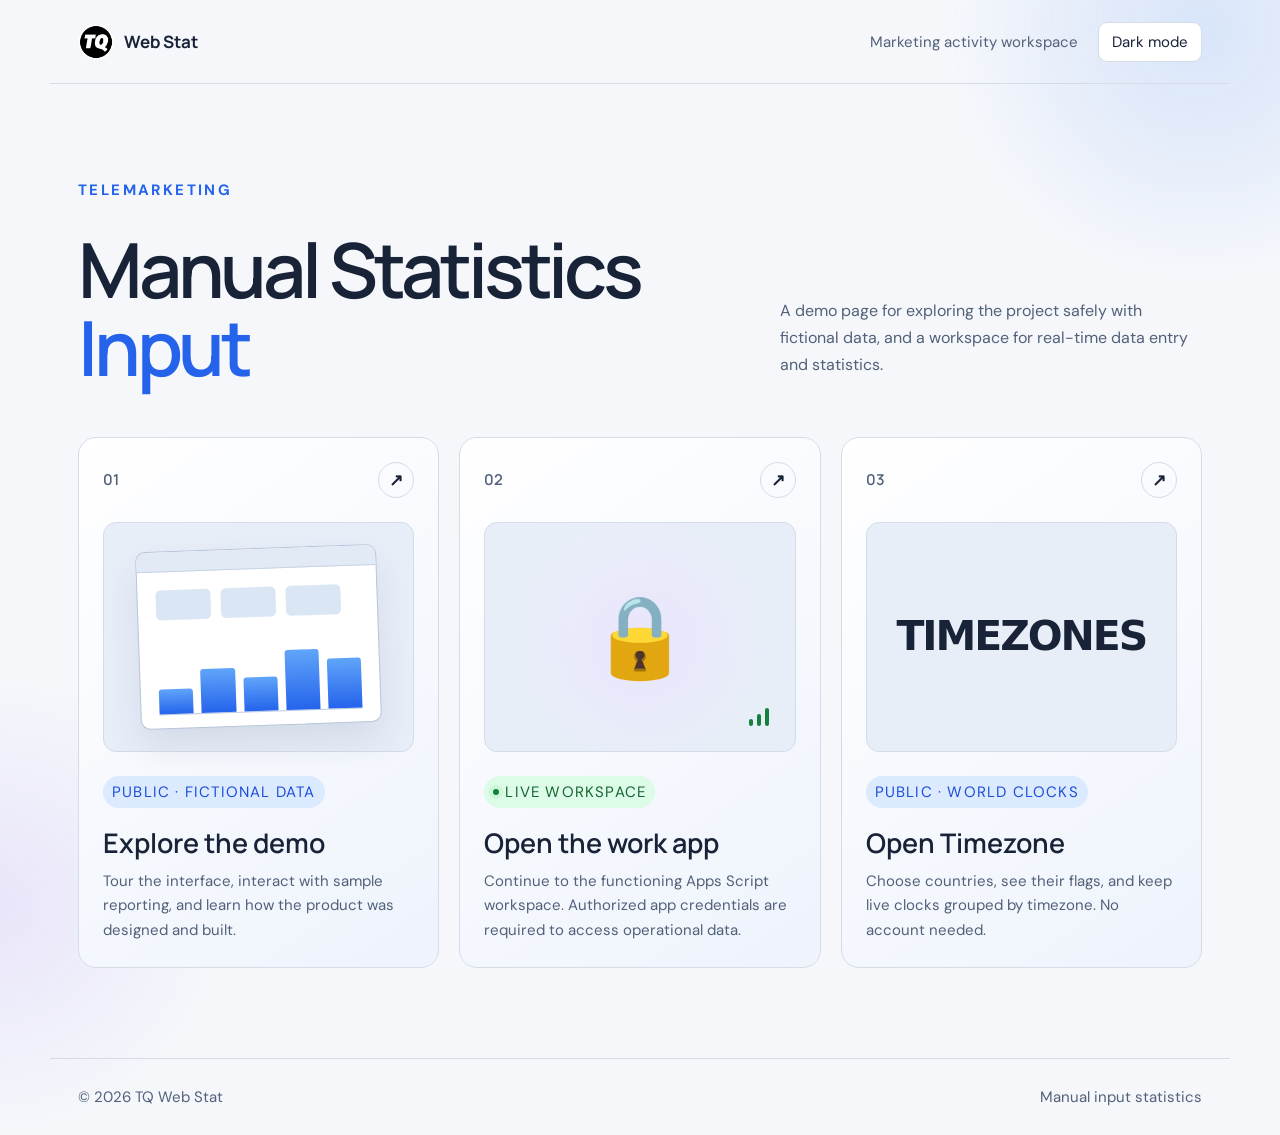
<file: index.html>
<!doctype html><html lang="en"><head><meta charset="utf-8"><meta name="viewport" content="width=device-width,initial-scale=1"><meta name="description" content="Explore the demo, open the work app, or build your world clock with Timezone."><meta name="theme-color" content="#0f1117"><title>TQ Web Stat — Choose your destination</title><link rel="icon" type="image/svg+xml" sizes="any" href="/tq-favicon.svg?v=3"><link rel="apple-touch-icon" href="/tq-favicon.png"><link rel="preconnect" href="https://fonts.googleapis.com"><link rel="preconnect" href="https://fonts.gstatic.com" crossorigin><link href="https://fonts.googleapis.com/css2?family=DM+Sans:wght@400;500;600;700&amp;family=Manrope:wght@500;600;700&amp;display=swap" rel="stylesheet"><script>
(function () {
  let theme;
  try { theme = localStorage.getItem('tq_portal_theme'); } catch {}
  if (theme !== 'light' && theme !== 'dark') theme = matchMedia('(prefers-color-scheme: light)').matches ? 'light' : 'dark';
  document.documentElement.dataset.theme = theme;
  document.querySelector('meta[name="theme-color"]').content = theme === 'light' ? '#f5f7fb' : '#0f1117';
})();
</script><link rel="stylesheet" href="/portal.css"></head>
<body><div class="glow one"></div><div class="glow two"></div><header><a class="brand" href="/"><img class="site-logo" src="/tq-favicon.png" alt="TQ" width="36" height="36"><b>Web Stat</b></a><div class="header-actions"><p>Marketing activity workspace</p><button type="button" id="theme-toggle" class="theme-toggle" aria-label="Toggle light mode" aria-pressed="false">Light mode</button></div></header><main><div class="intro"><p class="eyebrow">Telemarketing</p><h1>Manual Statistics<br><em>Input</em></h1><p>A demo page for exploring the project safely with fictional data, and a workspace for real-time data entry and statistics.</p></div><section class="choices" aria-label="Choose a TQ Web Stat experience">
<a class="choice" href="/demo/"><div class="choice-top"><span>01</span><b aria-hidden="true"></b></div><div class="visual demo-visual" aria-hidden="true"><div class="mini-window"><div class="mini-nav"></div><div class="mini-content"><i></i><i></i><i></i><div class="mini-chart"><b></b><b></b><b></b><b></b><b></b></div></div></div></div><div class="choice-copy"><span class="badge">Public · Fictional data</span><h2>Explore the demo</h2><p>Tour the interface, interact with sample reporting, and learn how the product was designed and built.</p></div></a>
<a class="choice app-choice" href="/app/"><div class="choice-top"><span>02</span><b aria-hidden="true"></b></div><div class="visual app-visual" aria-hidden="true"><div class="lock-emoji">🔒</div><div class="signal"><i></i><i></i><i></i></div></div><div class="choice-copy"><span class="badge live"><i></i> Live workspace</span><h2>Open the work app</h2><p>Continue to the functioning Apps Script workspace. Authorized app credentials are required to access operational data.</p></div></a>
<a class="choice timezone-choice" href="/timezones/"><div class="choice-top"><span>03</span><b aria-hidden="true"></b></div><div class="visual timezone-visual" aria-hidden="true"><strong>TIMEZONES</strong></div><div class="choice-copy"><span class="badge">Public &middot; World clocks</span><h2>Open Timezone</h2><p>Choose countries, see their flags, and keep live clocks grouped by timezone. No account needed.</p></div></a>
</section></main><footer><span>© 2026 TQ Web Stat</span><span>Manual input statistics</span></footer><script>
(function () {
  const button = document.getElementById('theme-toggle');
  function updateButton() {
    const light = document.documentElement.dataset.theme === 'light';
    button.textContent = light ? 'Dark mode' : 'Light mode';
    button.setAttribute('aria-label', light ? 'Switch to dark mode' : 'Switch to light mode');
    button.setAttribute('aria-pressed', String(light));
  }
  button.addEventListener('click', function () {
    const theme = document.documentElement.dataset.theme === 'light' ? 'dark' : 'light';
    document.documentElement.dataset.theme = theme;
    document.querySelector('meta[name="theme-color"]').content = theme === 'light' ? '#f5f7fb' : '#0f1117';
    try { localStorage.setItem('tq_portal_theme', theme); } catch {}
    updateButton();
  });
  updateButton();
})();
</script></body></html>
</file>
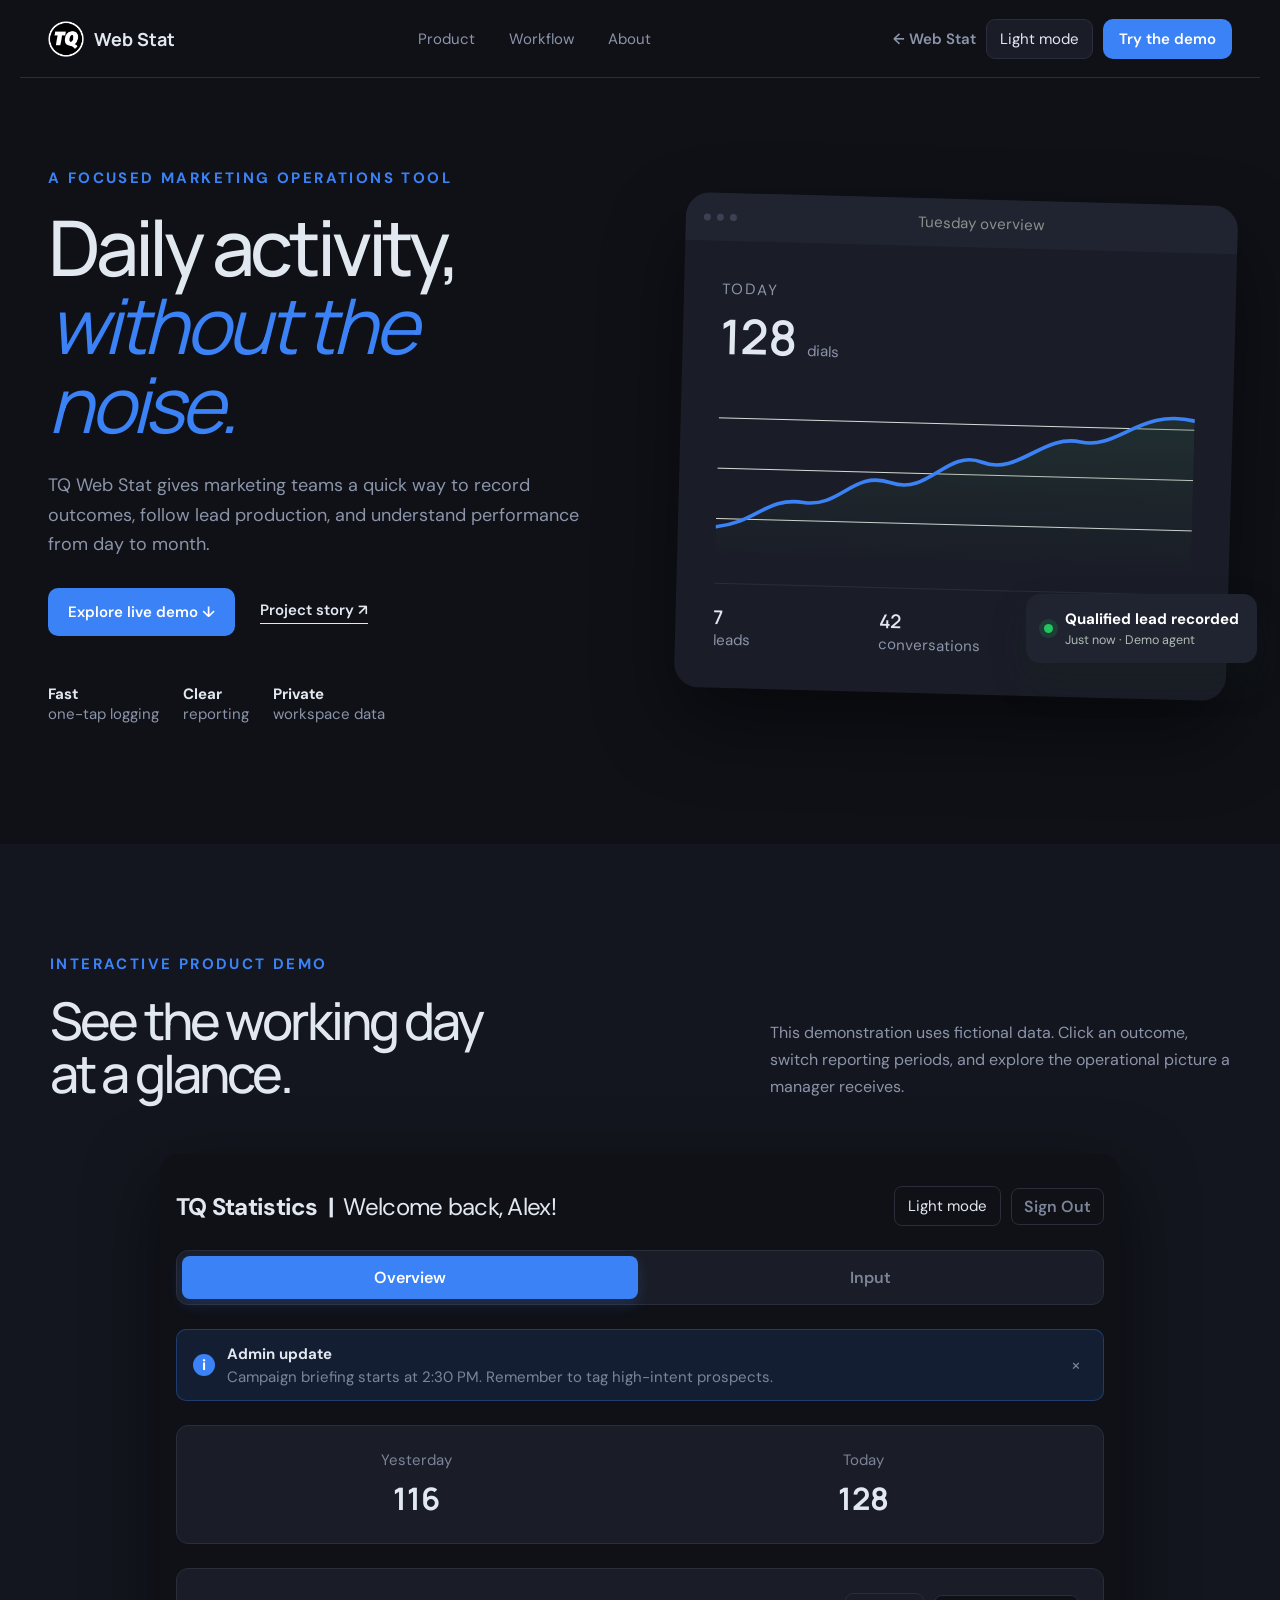
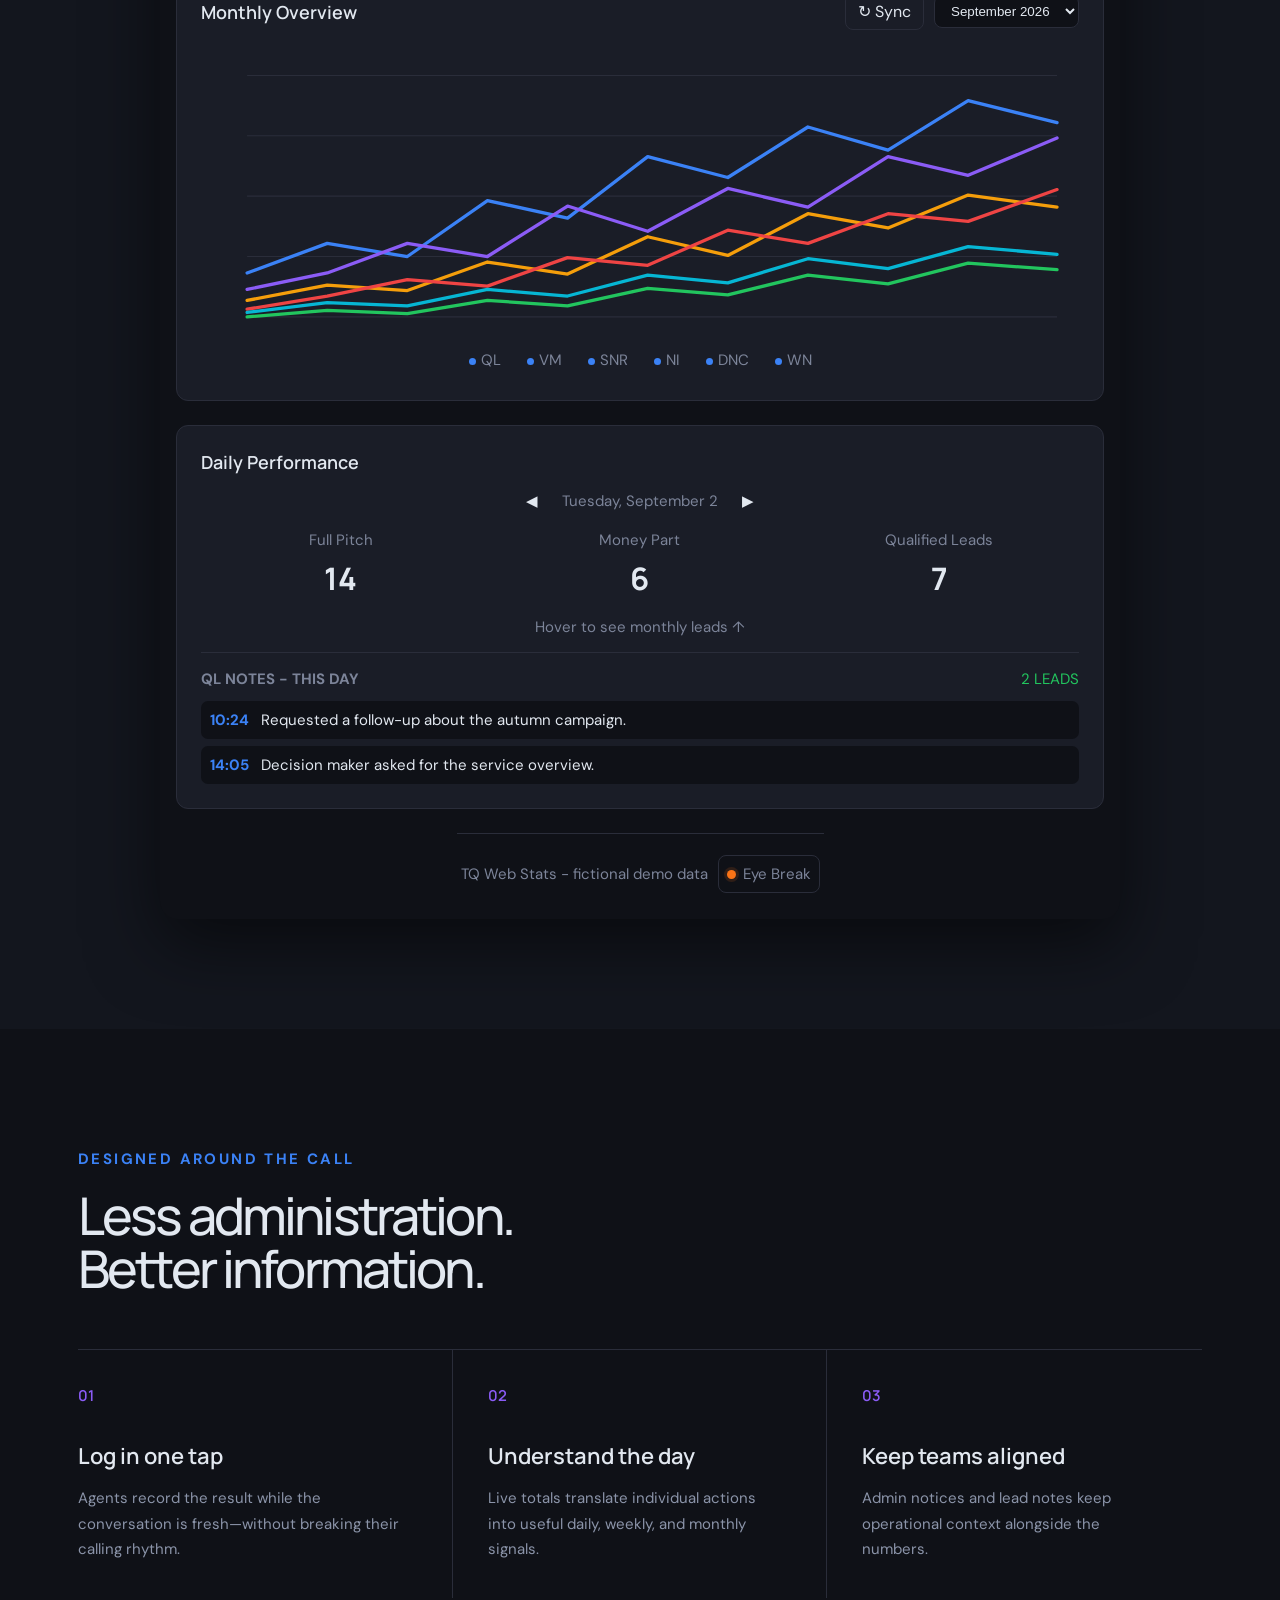
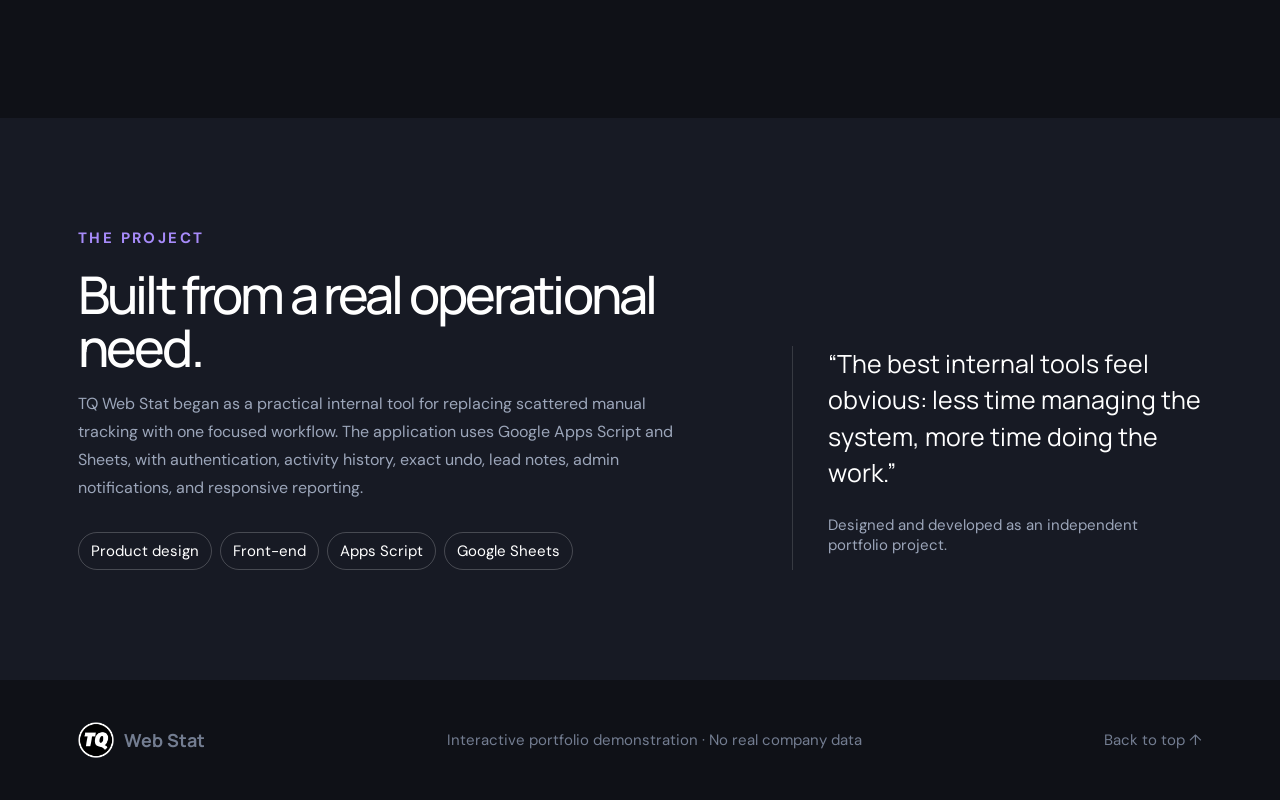
<file: demo/index.html>
<!doctype html>
<html lang="en">
<head>
  <meta charset="utf-8"><meta name="viewport" content="width=device-width,initial-scale=1">
  <meta name="description" content="TQ Web Stat is a lightweight call and lead activity tracker for focused telemarketing teams.">
  <meta name="theme-color" content="#0f1117"><title>TQ Web Stat Demo — Marketing activity, made visible</title>
  <link rel="icon" type="image/svg+xml" sizes="any" href="/tq-favicon.svg?v=3"><link rel="apple-touch-icon" href="/tq-favicon.png"><link rel="stylesheet" href="/demo.css">
</head>
<body>
  <header class="site-header">
    <a class="brand" href="#top"><img class="site-logo" src="/tq-favicon.png" alt="TQ" width="36" height="36"><span>Web Stat</span></a>
    <nav><a href="#product">Product</a><a href="#workflow">Workflow</a><a href="#about">About</a></nav>
    <div class="demo-header-actions"><a class="demo-back" href="/">← Web Stat</a><button class="demo-theme-toggle" id="demo-theme-toggle" type="button" aria-pressed="false">Light mode</button><a class="button small" href="#demo">Try the demo</a></div>
  </header>
  <main id="top">
    <section class="hero" id="product">
      <div class="hero-copy reveal"><p class="eyebrow">A focused marketing operations tool</p><h1>Daily activity,<br><em>without the noise.</em></h1><p class="hero-text">TQ Web Stat gives marketing teams a quick way to record outcomes, follow lead production, and understand performance from day to month.</p><div class="hero-actions"><a class="button" href="#demo">Explore live demo ↓</a><a class="text-link" href="#about">Project story ↗</a></div><div class="trust-line"><span><strong>Fast</strong> one-tap logging</span><span><strong>Clear</strong> reporting</span><span><strong>Private</strong> workspace data</span></div></div>
      <div class="hero-visual reveal"><div class="preview-window"><div class="preview-bar"><i></i><i></i><i></i><span>Tuesday overview</span></div><div class="preview-body"><div class="preview-kicker">Today</div><div class="preview-total">128 <small>dials</small></div><svg class="hero-chart" viewBox="0 0 520 190" role="img" aria-label="Activity increasing through the day"><defs><linearGradient id="area" x1="0" y1="0" x2="0" y2="1"><stop offset="0" stop-color="#315c48" stop-opacity=".28"/><stop offset="1" stop-color="#315c48" stop-opacity="0"/></linearGradient></defs><path class="chart-grid" d="M0 35H520M0 90H520M0 145H520"/><path class="chart-area" d="M0 154 C45 148 54 120 95 125 S148 88 190 101 S250 62 289 76 S355 43 396 51 S460 12 520 25 V190 H0Z"/><path class="chart-line" d="M0 154 C45 148 54 120 95 125 S148 88 190 101 S250 62 289 76 S355 43 396 51 S460 12 520 25"/></svg><div class="preview-summary"><span><b>7</b> leads</span><span><b>42</b> conversations</span><span><b>5.5%</b> conversion</span></div></div></div><div class="floating-card"><span class="pulse"></span><div><b>Qualified lead recorded</b><small>Just now · Demo agent</small></div></div></div>
    </section>

    <section class="demo-section" id="demo">
      <div class="section-heading reveal"><div><p class="eyebrow">Interactive product demo</p><h2>See the working day<br>at a glance.</h2></div><p>This demonstration uses fictional data. Click an outcome, switch reporting periods, and explore the operational picture a manager receives.</p></div>
      <div class="tq-demo-app reveal">
        <header class="tq-app-header">
          <div><strong>TQ Statistics&nbsp; |</strong><span>Welcome back, Alex!</span></div>
          <div><button class="tq-icon-button" type="button" data-app-theme aria-pressed="false">Light mode</button><button class="tq-signout" type="button">Sign Out</button></div>
        </header>
        <nav class="tq-app-nav" aria-label="Demo application pages"><button class="active" type="button" data-demo-page="overview">Overview</button><button type="button" data-demo-page="input">Input</button></nav>
        <div class="tq-notice"><span>i</span><div><strong>Admin update</strong><p>Campaign briefing starts at 2:30 PM. Remember to tag high-intent prospects.</p></div><button type="button" aria-label="Dismiss notification">&times;</button></div>
        <div class="tq-view active" data-demo-view="overview">
          <section class="tq-card tq-totals"><div><small>Yesterday</small><strong>116</strong></div><div><small>Today</small><strong id="demo-total-today">128</strong></div><div><small>This Week</small><strong>684</strong></div><div><small>This Month</small><strong>2,846</strong></div><div><small>QL / Week</small><strong>36</strong></div><div><small>QL / Month</small><strong>154</strong></div></section>
          <section class="tq-card tq-monthly">
            <div class="tq-card-head"><h3>Monthly Overview</h3><div><button type="button" id="demo-sync">&#8635; Sync</button><select aria-label="Select month"><option>September 2026</option><option>August 2026</option></select></div></div>
            <div class="tq-chart" aria-label="Fictional monthly performance line chart"><svg viewBox="0 0 800 270" role="img"><path class="grid" d="M42 25H780M42 80H780M42 135H780M42 190H780M42 245H780"/><polyline data-series="VM" points="42,205 115,178 188,190 261,139 334,155 407,99 480,118 553,72 626,93 699,48 780,68"/><polyline data-series="SNR" points="42,220 115,205 188,178 261,190 334,144 407,167 480,128 553,145 626,99 699,116 780,82"/><polyline data-series="NI" points="42,230 115,216 188,221 261,195 334,206 407,172 480,189 553,151 626,164 699,134 780,145"/><polyline data-series="DNC" points="42,238 115,226 188,211 261,217 334,191 407,198 480,166 553,178 626,151 699,158 780,129"/><polyline data-series="WN" points="42,241 115,232 188,235 261,220 334,226 407,207 480,214 553,192 626,201 699,181 780,188"/><polyline data-series="QL" points="42,245 115,239 188,242 261,230 334,235 407,219 480,225 553,207 626,215 699,196 780,202"/></svg><div class="tq-legend"><button data-series-button="QL"><i></i>QL</button><button data-series-button="VM"><i></i>VM</button><button data-series-button="SNR"><i></i>SNR</button><button data-series-button="NI"><i></i>NI</button><button data-series-button="DNC"><i></i>DNC</button><button data-series-button="WN"><i></i>WN</button></div></div>
          </section>
          <section class="tq-card tq-daily"><h3>Daily Performance</h3><div class="tq-day-nav"><button type="button" data-day-step="-1">&#9664;</button><span id="demo-day">Tuesday, September 2</span><button type="button" data-day-step="1">&#9654;</button></div><div class="tq-daily-numbers"><div><small>Full Pitch</small><strong>14</strong></div><div><small>Money Part</small><strong>6</strong></div><div><small>Qualified Leads</small><strong id="demo-ql-total">7</strong></div></div><p class="tq-hover-hint">Hover to see monthly leads &uarr;</p><div class="tq-notes"><div><strong>QL Notes - this day</strong><span id="demo-note-count">2 leads</span></div><ul id="demo-note-list"><li><b>10:24</b><span>Requested a follow-up about the autumn campaign.</span></li><li><b>14:05</b><span>Decision maker asked for the service overview.</span></li></ul></div></section>
        </div>
        <div class="tq-view" data-demo-view="input" hidden>
          <section class="tq-input-grid">
            <article class="tq-stat tq-stat-ql"><div class="tq-ql-entry"><div class="tq-stat-top"><b>Qualified Lead</b><strong data-count="QL">7</strong></div><label>Note for this lead (optional)<textarea id="demo-ql-note" placeholder="Short note about this lead..."></textarea></label><div class="tq-input-actions"><button data-add="QL" type="button">+ Qualified Lead</button><button data-undo="QL" type="button" aria-label="Undo qualified lead">&#8630;</button></div></div><div class="tq-today-notes"><strong>Today's Notes</strong><p>New fictional notes appear here when you add a lead.</p></div></article>
            <article class="tq-stat"><div class="tq-stat-top"><b>Voicemail</b><strong data-count="VM">46</strong></div><div class="tq-input-actions"><button data-add="VM" type="button">+ Voicemail</button><button data-undo="VM" type="button">&#8630;</button></div></article>
            <article class="tq-stat"><div class="tq-stat-top"><b>Send No Response</b><strong data-count="SNR">18</strong></div><div class="tq-input-actions"><button data-add="SNR" type="button">+ SNR</button><button data-undo="SNR" type="button">&#8630;</button></div></article>
            <article class="tq-stat"><div class="tq-stat-top"><b>Not Interested</b><strong data-count="NI">31</strong></div><div class="tq-input-actions"><button data-add="NI" type="button">+ NI</button><button data-undo="NI" type="button">&#8630;</button></div></article>
            <article class="tq-stat"><div class="tq-stat-top"><b>Hang Up</b><strong data-count="HU">12</strong></div><div class="tq-input-actions"><button data-add="HU" type="button">+ HU</button><button data-undo="HU" type="button">&#8630;</button></div></article>
            <article class="tq-stat"><div class="tq-stat-top"><b>Do Not Call</b><strong data-count="DNC">9</strong></div><div class="tq-input-actions"><button data-add="DNC" type="button">+ DNC</button><button data-undo="DNC" type="button">&#8630;</button></div></article>
            <article class="tq-stat"><div class="tq-stat-top"><b>Out of Office</b><strong data-count="OOO">7</strong></div><div class="tq-input-actions"><button data-add="OOO" type="button">+ OOO</button><button data-undo="OOO" type="button">&#8630;</button></div></article>
            <article class="tq-stat"><div class="tq-stat-top"><b>Language Barrier</b><strong data-count="LB">4</strong></div><div class="tq-input-actions"><button data-add="LB" type="button">+ LB</button><button data-undo="LB" type="button">&#8630;</button></div></article>
            <article class="tq-stat"><div class="tq-stat-top"><b>Wrong Number</b><strong data-count="WN">5</strong></div><div class="tq-input-actions"><button data-add="WN" type="button">+ WN</button><button data-undo="WN" type="button">&#8630;</button></div></article>
            <article class="tq-stat"><div class="tq-stat-top"><b>Full Pitch</b><strong data-count="FP">14</strong></div><div class="tq-input-actions"><button data-add="FP" type="button">+ Full Pitch</button><button data-undo="FP" type="button">&#8630;</button></div></article>
            <article class="tq-stat"><div class="tq-stat-top"><b>Money Part</b><strong data-count="MP">6</strong></div><div class="tq-input-actions"><button data-add="MP" type="button">+ Money Part</button><button data-undo="MP" type="button">&#8630;</button></div></article>
          </section>
        </div>
        <footer class="tq-app-footer"><span>TQ Web Stats - fictional demo data</span><button type="button" id="demo-eye-break"><i></i> Eye Break</button></footer><button class="tq-eye-ball" id="demo-eye-ball" type="button" aria-label="Eye break ball"></button>
      </div>
      <div class="dashboard reveal legacy-demo-dashboard">
        <aside class="sidebar"><a class="brand inverse" href="#top"><img class="site-logo" src="/tq-favicon.png" alt="TQ" width="36" height="36"><span>Web Stat</span></a><div class="workspace"><span>Workspace</span><b>Northstar Marketing</b></div><div class="side-nav"><button class="active">Overview</button><button>Input</button></div><div class="demo-label">Demo workspace<br><small>All information is fictional</small></div></aside>
        <div class="dashboard-main">
          <div class="dash-top"><div><p class="dash-date">Tuesday, September 2</p><h3>Good morning, Alex.</h3></div><div class="period-tabs"><button data-period="day" class="active">Day</button><button data-period="week">Week</button><button data-period="month">Month</button></div></div>
          <div class="announcement"><span>i</span><p><b>Admin update</b> Campaign briefing starts at 2:30 PM. Remember to tag high-intent prospects.</p><button aria-label="Dismiss">×</button></div>
          <div class="metrics"><article><span>Total dials</span><strong id="metric-dials">128</strong><small id="trend-dials">↑ 12% vs yesterday</small></article><article><span>Conversations</span><strong id="metric-talks">42</strong><small id="trend-talks">32.8% contact rate</small></article><article><span>Qualified leads</span><strong id="metric-leads">7</strong><small id="trend-leads">↑ 2 vs yesterday</small></article><article><span>Lead rate</span><strong id="metric-rate">5.5%</strong><small id="trend-rate">Target 5.0%</small></article></div>
          <div class="dash-grid">
            <article class="panel activity-panel"><div class="panel-title"><div><span>Dial activity</span><small id="chart-subtitle">Today by hour</small></div><b id="chart-total">128 total</b></div><div class="bars" id="activity-chart" aria-label="Dial activity chart"></div></article>
            <article class="panel quick-log"><div class="panel-title"><div><span>Quick log</span><small>Record a call outcome</small></div><i class="live-dot"></i></div><div class="outcome-grid"><button data-outcome="Voicemail">Voicemail <b id="count-voicemail">46</b></button><button data-outcome="No answer">No answer <b id="count-no-answer">31</b></button><button data-outcome="Conversation">Conversation <b id="count-conversation">42</b></button><button class="qualified" data-outcome="Qualified lead">Qualified lead <b id="count-qualified-lead">7</b></button></div><p class="log-feedback" id="log-feedback" aria-live="polite">Choose an outcome to add a demo entry.</p></article>
            <article class="panel leads-panel"><div class="panel-title"><div><span>Recent leads</span><small>Latest qualified opportunities</small></div><button>View all</button></div><div class="lead-row"><span class="avatar coral">JM</span><div><b>Jordan Miles</b><small>Home services · Follow up Wed</small></div><em>High intent</em></div><div class="lead-row"><span class="avatar green">SK</span><div><b>Samira Khan</b><small>Insurance · Quote requested</small></div><em>Qualified</em></div><div class="lead-row"><span class="avatar gold">DL</span><div><b>Devon Lee</b><small>SaaS · Decision maker</small></div><em>Callback</em></div></article>
            <article class="panel mix-panel"><div class="panel-title"><div><span>Outcome mix</span><small>Share of recorded calls</small></div></div><div class="mix-row"><span>Connected</span><div><i style="width:67%"></i></div><b>33%</b></div><div class="mix-row"><span>Voicemail</span><div><i style="width:73%"></i></div><b>36%</b></div><div class="mix-row"><span>No answer</span><div><i style="width:49%"></i></div><b>24%</b></div><div class="mix-row"><span>Qualified</span><div><i style="width:11%"></i></div><b>5.5%</b></div></article>
          </div>
        </div>
      </div>
    </section>

    <section class="workflow" id="workflow"><div class="section-heading reveal"><div><p class="eyebrow">Designed around the call</p><h2>Less administration.<br>Better information.</h2></div></div><div class="steps"><article class="reveal"><span>01</span><h3>Log in one tap</h3><p>Agents record the result while the conversation is fresh—without breaking their calling rhythm.</p></article><article class="reveal"><span>02</span><h3>Understand the day</h3><p>Live totals translate individual actions into useful daily, weekly, and monthly signals.</p></article><article class="reveal"><span>03</span><h3>Keep teams aligned</h3><p>Admin notices and lead notes keep operational context alongside the numbers.</p></article></div></section>
    <section class="about" id="about"><div class="about-card reveal"><p class="eyebrow">The project</p><h2>Built from a real operational need.</h2><p>TQ Web Stat began as a practical internal tool for replacing scattered manual tracking with one focused workflow. The application uses Google Apps Script and Sheets, with authentication, activity history, exact undo, lead notes, admin notifications, and responsive reporting.</p><div class="project-tags"><span>Product design</span><span>Front-end</span><span>Apps Script</span><span>Google Sheets</span></div></div><div class="about-quote reveal"><blockquote>“The best internal tools feel obvious: less time managing the system, more time doing the work.”</blockquote><p>Designed and developed as an independent portfolio project.</p></div></section>
  </main>
  <footer><a class="brand" href="#top"><img class="site-logo" src="/tq-favicon.png" alt="TQ" width="36" height="36"><span>Web Stat</span></a><p>Interactive portfolio demonstration · No real company data</p><a href="#top">Back to top ↑</a></footer>
  <script src="/demo.js"></script>
</body></html>
</file>
<file: portal.css>
:root{--bg:#0f1117;--surface:#1a1d27;--line:#2a2d3a;--text:#e2e8f0;--muted:#8b94a9;--blue:#3b82f6;--violet:#8b5cf6;--green:#22c55e}*{box-sizing:border-box}html{scroll-behavior:smooth}body{margin:0;min-height:100vh;background:var(--bg);color:var(--text);font-family:'DM Sans',system-ui,sans-serif;overflow-x:hidden}.glow{position:fixed;border-radius:50%;filter:blur(1px);pointer-events:none}.glow.one{width:520px;height:520px;right:-180px;top:-230px;background:radial-gradient(circle,#3b82f627,transparent 68%)}.glow.two{width:470px;height:470px;left:-240px;bottom:-240px;background:radial-gradient(circle,#8b5cf61c,transparent 68%)}header,main,footer{position:relative;z-index:1;max-width:1180px;margin:auto}header{height:84px;padding:0 28px;display:flex;align-items:center;justify-content:space-between;border-bottom:1px solid var(--line)}header p{color:var(--muted);font-size:15px}.brand{display:flex;align-items:center;gap:10px;color:var(--text);text-decoration:none;font-family:Manrope,sans-serif}.brand span{display:grid;place-items:center;width:36px;height:36px;border-radius:9px;background:var(--blue);color:#fff;font-size:15px;font-weight:700;letter-spacing:.08em}.brand b{font-size:17px}main{padding:76px 28px 90px}.intro{display:grid;grid-template-columns:1.2fr .8fr;gap:70px;align-items:end;margin-bottom:50px}.intro .eyebrow{grid-column:1/-1;margin:0 0 -40px;color:#60a5fa;text-transform:uppercase;letter-spacing:.16em;font-size:15px;font-weight:700}.intro h1{margin:0;font:600 clamp(48px,6vw,76px)/1.03 Manrope,sans-serif;letter-spacing:-.055em}.intro h1 em{font-style:normal;color:#60a5fa}.intro>p:last-child{margin:0 0 8px;color:var(--muted);font-size:16px;line-height:1.7}.choices{display:grid;grid-template-columns:1fr 1fr;gap:20px}.choice{position:relative;display:flex;flex-direction:column;min-height:500px;padding:24px;border:1px solid var(--line);border-radius:18px;background:linear-gradient(145deg,#1d202b,#171a23);color:var(--text);text-decoration:none;overflow:hidden;transition:transform .25s,border-color .25s,box-shadow .25s}.choice:hover{transform:translateY(-5px);border-color:#3b82f688;box-shadow:0 24px 55px #0005}.app-choice:hover{border-color:#8b5cf688}.choice-top{display:flex;justify-content:space-between;align-items:center;color:var(--muted);font:600 15px Manrope}.choice-top b{display:grid;place-items:center;width:36px;height:36px;border:1px solid var(--line);border-radius:50%;color:var(--text);font-size:17px;transition:.25s}.choice:hover .choice-top b{background:var(--blue);border-color:var(--blue);transform:rotate(8deg)}.app-choice:hover .choice-top b{background:var(--violet);border-color:var(--violet)}.visual{height:230px;margin:24px 0;display:grid;place-items:center;border-radius:13px;background:#11131a;border:1px solid #252936}.mini-window{width:78%;height:78%;border:1px solid #323747;border-radius:10px;background:#171a23;overflow:hidden;transform:rotate(-2deg);box-shadow:0 18px 35px #0007}.mini-nav{height:20px;background:#202431;border-bottom:1px solid #303545}.mini-content{padding:18px}.mini-content>i{display:inline-block;width:27%;height:30px;margin-right:5%;border-radius:5px;background:#252b39}.mini-chart{height:72px;margin-top:18px;display:flex;gap:8px;align-items:end;border-bottom:1px solid #34394a}.mini-chart b{flex:1;background:linear-gradient(#60a5fa,#2563eb);border-radius:3px 3px 0 0}.mini-chart b:nth-child(1){height:35%}.mini-chart b:nth-child(2){height:62%}.mini-chart b:nth-child(3){height:48%}.mini-chart b:nth-child(4){height:84%}.mini-chart b:nth-child(5){height:70%}.app-visual{position:relative;background:radial-gradient(circle at center,#8b5cf622,#11131a 62%)}.signal{position:absolute;right:26px;bottom:25px;display:flex;gap:4px;align-items:end}.signal i{width:4px;background:var(--green);border-radius:4px}.signal i:nth-child(1){height:7px}.signal i:nth-child(2){height:12px}.signal i:nth-child(3){height:18px}.choice-copy{margin-top:auto}.badge{display:inline-flex;align-items:center;gap:6px;padding:6px 9px;border-radius:20px;background:#3b82f615;color:#7db1ff;font-size:15px;text-transform:uppercase;letter-spacing:.08em}.badge.live{background:#22c55e12;color:#66d78d}.badge.live i{width:6px;height:6px;border-radius:50%;background:var(--green);box-shadow:0 0 0 4px #22c55e16}.choice h2{margin:16px 0 8px;font:600 27px Manrope}.choice-copy p{margin:0;color:var(--muted);font-size:15px;line-height:1.65}footer{padding:28px;border-top:1px solid var(--line);display:flex;justify-content:space-between;color:#687185;font-size:15px}@media(max-width:760px){header{height:72px;padding:0 18px}header p{display:none}main{padding:55px 16px 70px}.intro{grid-template-columns:1fr;gap:22px}.intro .eyebrow{margin:0}.intro h1{font-size:48px}.choices{grid-template-columns:1fr}.choice{min-height:460px}.visual{height:205px}footer{margin:0 16px;padding:24px 0;gap:15px;flex-wrap:wrap}}@media(prefers-reduced-motion:reduce){.choice,.choice-top b{transition:none}}

.choice-top b{position:relative;font-size:0;flex-shrink:0}.choice-top b::after{content:'\2197';position:absolute;inset:0;display:grid;place-items:center;font-size:17px;font-weight:700;line-height:1}

.site-logo{display:block;flex-shrink:0;object-fit:contain;border-radius:8px}

.lock-emoji{display:grid;place-items:center;width:120px;height:120px;font-family:"Apple Color Emoji","Segoe UI Emoji","Noto Color Emoji",sans-serif;font-size:80px;line-height:1}

:root{color-scheme:dark}
:root[data-theme="light"]{color-scheme:light;--bg:#f5f7fb;--surface:#fff;--line:#d4dce8;--text:#182338;--muted:#526179;--blue:#2563eb;--violet:#7c3aed;--green:#15803d}
.header-actions{display:flex;align-items:center;gap:20px}
.theme-toggle{padding:9px 13px;border:1px solid var(--line);border-radius:9px;background:var(--surface);color:var(--text);font:inherit;font-size:15px;cursor:pointer;white-space:nowrap}
.theme-toggle:hover{border-color:var(--blue)}
.theme-toggle:focus-visible,.choice:focus-visible{outline:3px solid var(--blue);outline-offset:4px}
footer{color:var(--muted)}
[data-theme="light"] .choice{background:linear-gradient(145deg,#fff,#eef3fc)}
[data-theme="light"] .choice:hover{box-shadow:0 20px 45px #263e661a}
[data-theme="light"] .intro .eyebrow,[data-theme="light"] .intro h1 em{color:#2563eb}
[data-theme="light"] .visual{background:#e8eef8;border-color:var(--line)}
[data-theme="light"] .app-visual{background:radial-gradient(circle at center,#8b5cf622,#e8eef8 65%)}
[data-theme="light"] .mini-window{background:#fff;border-color:#b6c5db;box-shadow:0 18px 35px #263e661a}
[data-theme="light"] .mini-nav{background:#e2eaf6;border-color:#c7d3e5}
[data-theme="light"] .mini-content>i{background:#dbe6f5}
[data-theme="light"] .mini-chart{border-color:#bccbe0}
[data-theme="light"] .badge{color:#1d4ed8;background:#dbeafe}
[data-theme="light"] .badge.live{color:#166534;background:#dcfce7}
.choice:hover .choice-top b{color:#fff}
@media(max-width:400px){.header-actions{gap:8px}.theme-toggle{padding:8px 10px}}

.choices{grid-template-columns:repeat(3,minmax(0,1fr));gap:20px}
.timezone-visual{display:flex;flex-direction:column;justify-content:center;gap:28px;background:radial-gradient(ellipse at top,#2563eb25,transparent 75%)}
.timezone-visual>strong{font:900 clamp(28px,3.2vw,44px)/1 system-ui,sans-serif;letter-spacing:-.05em;color:var(--text)}
@media(max-width:960px){.choices{grid-template-columns:1fr}.timezone-visual>strong{font-size:50px}}
</file>
<file: demo.css>
@import url('https://fonts.googleapis.com/css2?family=DM+Sans:wght@400;500;600;700&family=Manrope:wght@400;500;600;700&display=swap');
:root{--ink:#17221c;--muted:#68736d;--paper:#f4f6f1;--white:#fff;--green:#315c48;--lime:#d9e8b8;--line:#dfe4dc;--orange:#e77b50;--navy:#192921;--radius:18px}*{box-sizing:border-box}html{scroll-behavior:smooth}body{margin:0;background:var(--paper);color:var(--ink);font-family:"DM Sans",sans-serif}a{color:inherit;text-decoration:none}button{font:inherit}.site-header{height:78px;max-width:1240px;margin:auto;padding:0 28px;display:flex;align-items:center;justify-content:space-between}.brand{display:flex;align-items:center;gap:10px;font:700 18px Manrope}.brand-mark{display:grid;place-items:center;width:34px;height:34px;border-radius:9px;background:var(--green);color:#fff;font-size:15px;letter-spacing:.06em}.site-header nav{display:flex;gap:34px;font-size:15px;color:var(--muted)}.site-header nav a:hover{color:var(--ink)}.button{display:inline-flex;align-items:center;justify-content:center;background:var(--ink);color:#fff;padding:14px 20px;border-radius:10px;font-weight:600;font-size:15px}.button:hover{background:var(--green)}.button.small{padding:10px 16px}.hero{max-width:1240px;margin:auto;padding:90px 28px 120px;display:grid;grid-template-columns:1fr 1fr;align-items:center;gap:80px}.eyebrow{text-transform:uppercase;letter-spacing:.16em;font-size:15px;font-weight:700;color:var(--green);margin:0 0 20px}.hero h1,.section-heading h2,.about h2{font:500 clamp(48px,6vw,78px)/1.02 Manrope;margin:0;letter-spacing:-.055em}.hero h1 em{font-weight:400;color:var(--green)}.hero-text{font-size:18px;line-height:1.65;color:var(--muted);max-width:590px;margin:28px 0}.hero-actions{display:flex;gap:25px;align-items:center}.text-link{font-size:15px;font-weight:600;border-bottom:1px solid var(--ink);padding-bottom:3px}.trust-line{display:flex;gap:24px;margin-top:48px;color:var(--muted);font-size:15px}.trust-line span{display:flex;flex-direction:column}.trust-line strong{color:var(--ink);font-size:15px}.hero-visual{position:relative}.preview-window{background:#fff;border-radius:24px;box-shadow:0 35px 80px rgba(32,54,42,.16);overflow:hidden;transform:rotate(1.5deg)}.preview-bar{height:48px;background:#eef1eb;display:flex;align-items:center;padding:0 18px;gap:6px}.preview-bar i{width:7px;height:7px;border-radius:50%;background:#c8cec6}.preview-bar span{margin-left:auto;margin-right:auto;color:#89928d;font-size:15px}.preview-body{padding:38px}.preview-kicker{text-transform:uppercase;color:var(--muted);font-size:15px;letter-spacing:.15em}.preview-total{font:600 48px Manrope;margin-top:4px}.preview-total small{font:400 15px DM Sans;color:var(--muted)}.hero-chart{width:100%;margin:18px 0}.chart-grid{stroke:#e8ebe6;stroke-width:1}.chart-area{fill:url(#area)}.chart-line{fill:none;stroke:var(--green);stroke-width:4;stroke-linecap:round}.preview-summary{border-top:1px solid var(--line);padding-top:20px;display:flex;justify-content:space-between;font-size:15px;color:var(--muted)}.preview-summary span{display:flex;flex-direction:column}.preview-summary b{font:600 19px Manrope;color:var(--ink)}.floating-card{position:absolute;right:-25px;bottom:30px;background:#192921;color:#fff;border-radius:14px;padding:15px 18px;display:flex;gap:12px;align-items:center;box-shadow:0 18px 35px #17221c40;font-size:15px}.floating-card div{display:flex;flex-direction:column}.floating-card small{color:#aebbb4;margin-top:3px}.pulse,.live-dot{width:9px;height:9px;border-radius:50%;background:#bddd77;box-shadow:0 0 0 5px #bddd7725}.demo-section{background:#e8ece5;padding:110px 28px}.section-heading{max-width:1180px;margin:0 auto 54px;display:flex;justify-content:space-between;align-items:flex-end;gap:60px}.section-heading h2,.about h2{font-size:52px}.section-heading>p{max-width:460px;color:var(--muted);line-height:1.7;margin:0}.dashboard{max-width:1180px;margin:auto;background:#f8f9f6;border-radius:22px;box-shadow:0 25px 70px #3043381f;display:grid;grid-template-columns:205px 1fr;overflow:hidden;min-height:720px}.sidebar{background:var(--navy);color:#fff;padding:26px 20px;display:flex;flex-direction:column}.inverse .brand-mark{background:var(--lime);color:var(--navy)}.workspace{display:flex;flex-direction:column;margin:55px 8px 25px}.workspace span{color:#819087;text-transform:uppercase;font-size:15px;letter-spacing:.13em}.workspace b{font-size:15px;margin-top:5px}.side-nav{display:grid;gap:5px}.side-nav button{border:0;text-align:left;background:transparent;color:#8f9d95;padding:11px 13px;border-radius:8px;font-size:15px}.side-nav button.active{background:#ffffff12;color:#fff}.demo-label{margin-top:auto;color:#809087;font-size:15px;line-height:1.6}.demo-label small{font-size:15px}.dashboard-main{padding:34px}.dash-top{display:flex;justify-content:space-between;align-items:center}.dash-date{font-size:15px;text-transform:uppercase;letter-spacing:.1em;color:var(--muted);margin:0 0 5px}.dash-top h3{font:600 25px Manrope;margin:0}.period-tabs{background:#e9ede7;border-radius:9px;padding:3px}.period-tabs button{border:0;background:transparent;color:var(--muted);padding:7px 12px;border-radius:7px;font-size:15px;cursor:pointer}.period-tabs button.active{background:#fff;color:var(--ink);box-shadow:0 2px 8px #18251e15}.announcement{display:flex;align-items:center;gap:10px;margin:25px 0 18px;background:#eef3df;border:1px solid #dce7c5;border-radius:10px;padding:11px 13px;font-size:15px}.announcement>span{display:grid;place-items:center;border-radius:50%;background:var(--green);color:#fff;width:18px;height:18px}.announcement p{margin:0;flex:1}.announcement button{border:0;background:none;cursor:pointer}.metrics{display:grid;grid-template-columns:repeat(4,1fr);gap:12px}.metrics article,.panel{background:#fff;border:1px solid #e6e9e3;border-radius:12px}.metrics article{padding:16px}.metrics span,.panel-title small{display:block;color:var(--muted);font-size:15px}.metrics strong{display:block;font:600 27px Manrope;margin:8px 0 5px}.metrics small{color:var(--green);font-size:15px}.dash-grid{display:grid;grid-template-columns:1.55fr 1fr;gap:14px;margin-top:14px}.panel{padding:18px}.panel-title{display:flex;justify-content:space-between;align-items:flex-start;margin-bottom:18px}.panel-title span{font-size:15px;font-weight:600}.panel-title small{margin-top:3px}.panel-title>b{font-size:15px;color:var(--green)}.panel-title button{border:0;background:none;color:var(--green);font-size:15px}.bars{height:168px;display:flex;align-items:end;gap:8px;border-bottom:1px solid var(--line)}.bar-wrap{height:100%;flex:1;display:flex;flex-direction:column;justify-content:end;align-items:center;gap:7px}.bar{width:100%;max-width:26px;background:#dce6d5;border-radius:4px 4px 0 0;transition:height .45s ease}.bar.current{background:var(--green)}.bar-wrap small{font-size:15px;color:#929b96}.outcome-grid{display:grid;grid-template-columns:1fr 1fr;gap:8px}.outcome-grid button{border:1px solid var(--line);background:#fafbf9;text-align:left;padding:11px;border-radius:8px;color:var(--muted);font-size:15px;cursor:pointer}.outcome-grid button:hover{border-color:var(--green);transform:translateY(-1px)}.outcome-grid b{display:block;color:var(--ink);font:600 18px Manrope;margin-top:6px}.outcome-grid .qualified{background:#edf4df;border-color:#d4e4b8}.log-feedback{font-size:15px;color:var(--muted);margin:14px 0 0}.lead-row{display:flex;align-items:center;gap:10px;padding:10px 0;border-top:1px solid #edf0eb}.avatar{display:grid;place-items:center;width:29px;height:29px;border-radius:9px;font-size:15px;font-weight:700}.coral{background:#f8ded3;color:#a94c2a}.green{background:#dceadf;color:#315c48}.gold{background:#f5e9c7;color:#8b6a17}.lead-row div{display:flex;flex:1;flex-direction:column}.lead-row b{font-size:15px}.lead-row small{font-size:15px;color:var(--muted);margin-top:2px}.lead-row em{font-style:normal;font-size:15px;color:var(--green);background:#eef3e8;padding:4px 6px;border-radius:5px}.mix-row{display:grid;grid-template-columns:70px 1fr 30px;gap:8px;align-items:center;margin:14px 0;font-size:15px}.mix-row>div{height:5px;background:#edf0eb;border-radius:5px}.mix-row i{display:block;height:100%;background:var(--green);border-radius:5px}.mix-row b{text-align:right}.workflow{max-width:1180px;margin:auto;padding:120px 28px}.steps{display:grid;grid-template-columns:repeat(3,1fr);border-top:1px solid #ccd3cb}.steps article{padding:35px 50px 20px 0;border-right:1px solid #ccd3cb}.steps article+article{padding-left:35px}.steps article:last-child{border:0}.steps span{font:600 15px Manrope;color:var(--orange)}.steps h3{font:600 22px Manrope;margin:35px 0 12px}.steps p{color:var(--muted);font-size:15px;line-height:1.7}.about{background:var(--green);color:#fff;padding:110px max(28px,calc((100vw - 1124px)/2));display:grid;grid-template-columns:1.2fr .8fr;gap:100px;align-items:end}.about .eyebrow{color:var(--lime)}.about-card>p:not(.eyebrow){color:#c9d5cf;line-height:1.75;max-width:620px}.project-tags{display:flex;flex-wrap:wrap;gap:8px;margin-top:30px}.project-tags span{border:1px solid #ffffff35;border-radius:30px;padding:8px 12px;font-size:15px}.about-quote{border-left:1px solid #ffffff35;padding-left:35px}.about blockquote{font:400 25px/1.45 Manrope;margin:0}.about-quote p{color:#aebeb6;font-size:15px;margin-top:24px}footer{max-width:1180px;margin:auto;padding:35px 28px;display:flex;align-items:center;justify-content:space-between;font-size:15px;color:var(--muted)}.reveal{opacity:0;transform:translateY(16px);transition:.7s ease}.reveal.visible{opacity:1;transform:none}
@media(max-width:900px){.hero{grid-template-columns:1fr;padding-top:60px}.hero-visual{max-width:650px}.dashboard{grid-template-columns:1fr}.sidebar{display:none}.dash-grid{grid-template-columns:1fr}.section-heading{align-items:flex-start;flex-direction:column}.about{grid-template-columns:1fr}.metrics{grid-template-columns:1fr 1fr}}
@media(max-width:600px){.site-header nav{display:none}.site-header{padding:0 18px}.hero{padding:55px 18px 85px}.hero h1{font-size:49px}.hero-text{font-size:16px}.hero-actions{align-items:flex-start;flex-direction:column}.trust-line{gap:12px;flex-wrap:wrap}.preview-body{padding:25px}.floating-card{right:-5px;bottom:-25px}.demo-section{padding:80px 10px}.section-heading{padding:0 10px}.section-heading h2,.about h2{font-size:40px}.dashboard-main{padding:16px}.dash-top{align-items:flex-start;gap:15px}.period-tabs{display:flex}.announcement{align-items:flex-start}.metrics{grid-template-columns:1fr 1fr}.panel{padding:14px}.workflow{padding:85px 20px}.steps{grid-template-columns:1fr}.steps article,.steps article+article{border-right:0;border-bottom:1px solid #ccd3cb;padding:28px 0}.about{padding:80px 25px;gap:60px}.about-quote{padding-left:20px}footer{gap:20px;flex-wrap:wrap}.preview-summary{gap:10px}.site-header .small{font-size:15px}}
@media(prefers-reduced-motion:reduce){html{scroll-behavior:auto}.reveal{opacity:1;transform:none;transition:none}}

/* Shared TQ application palette: showcase layout, operational colors. */
:root{--ink:#e2e8f0;--muted:#8b94a9;--paper:#0f1117;--white:#1a1d27;--green:#3b82f6;--lime:#dbeafe;--line:#2a2d3a;--orange:#8b5cf6;--navy:#11141c}
body{background:var(--paper);color:var(--ink)}
.site-header{border-bottom:1px solid var(--line)}
.brand-mark,.button{background:#3b82f6}.button:hover{background:#2563eb}
.preview-window{background:#1a1d27;box-shadow:0 35px 80px #0007}.preview-bar{background:#202430}.preview-bar i{background:#3b4152}.preview-kicker,.preview-total small,.preview-summary{color:var(--muted)}.preview-summary{border-color:var(--line)}.preview-summary b{color:var(--ink)}
.floating-card{background:#202430}.pulse,.live-dot{background:#22c55e;box-shadow:0 0 0 5px #22c55e25}
.demo-section{background:#13161e}.dashboard{background:#0f1117;box-shadow:0 25px 70px #0008}.sidebar{background:#11141c}.inverse .brand-mark{background:#3b82f6;color:#fff}.side-nav button.active{background:#3b82f61c}.workspace span,.demo-label{color:#727d91}
.period-tabs{background:#202430}.period-tabs button.active{background:#2a2f3d;color:#fff;box-shadow:0 2px 8px #0004}
.announcement{background:#3b82f612;border-color:#3b82f642}.announcement>span{background:#3b82f6}
.metrics article,.panel{background:#1a1d27;border-color:#2a2d3a}.metrics strong{color:#f1f5f9}.metrics small,.panel-title>b,.panel-title button{color:#60a5fa}
.bars{border-color:#343948}.bar{background:#354156}.bar.current{background:#3b82f6}
.outcome-grid button{background:#141720;border-color:#303544;color:#9aa4b8}.outcome-grid button:hover{border-color:#3b82f6}.outcome-grid b{color:#f1f5f9}.outcome-grid .qualified{background:#8b5cf618;border-color:#8b5cf650}
.lead-row{border-color:#2a2d3a}.lead-row em{color:#86efac;background:#22c55e14}.mix-row>div{background:#2a2f3d}.mix-row i{background:#3b82f6}
.workflow .steps,.steps article{border-color:#2a2d3a}.about{background:#171a24}.about .eyebrow{color:#a78bfa}.about-card>p:not(.eyebrow),.about-quote p{color:#9ca6ba}.about-quote{border-color:#ffffff24}
footer{color:#737d91}
.demo-header-actions{display:flex;align-items:center;gap:10px}.demo-back{color:var(--muted);font-size:15px;font-weight:600}.demo-back:hover{color:var(--green)}.demo-theme-toggle{width:38px;height:38px;border:1px solid var(--line);border-radius:9px;background:var(--white);color:var(--ink);cursor:pointer;font-size:15px}.demo-theme-toggle:hover{border-color:var(--green);color:var(--green)}
[data-demo-theme="light"]{--ink:#172033;--muted:#657086;--paper:#f3f6fb;--white:#fff;--line:#dce2ec;--navy:#172033}
[data-demo-theme="light"] body{background:var(--paper);color:var(--ink)}[data-demo-theme="light"] .demo-section{background:#e9eef6}[data-demo-theme="light"] .dashboard{background:#f7f9fc;box-shadow:0 25px 70px #26375422}[data-demo-theme="light"] .preview-window,[data-demo-theme="light"] .metrics article,[data-demo-theme="light"] .panel{background:#fff}[data-demo-theme="light"] .preview-bar{background:#edf1f7}[data-demo-theme="light"] .period-tabs{background:#e8edf5}[data-demo-theme="light"] .period-tabs button.active{background:#fff;color:#172033}[data-demo-theme="light"] .outcome-grid button{background:#f8fafe;border-color:#dce2ec;color:#657086}[data-demo-theme="light"] .outcome-grid b,[data-demo-theme="light"] .metrics strong{color:#172033}[data-demo-theme="light"] .workflow .steps,[data-demo-theme="light"] .steps article{border-color:#cfd7e4}[data-demo-theme="light"] .about{background:#172033}[data-demo-theme="light"] .floating-card{background:#172033}
@media(max-width:600px){.demo-header-actions .small{display:none}}
@media(max-width:900px){.dashboard .sidebar{display:flex;flex-direction:row;padding:9px;overflow-x:auto}.dashboard .sidebar>.brand,.dashboard .workspace,.dashboard .demo-label{display:none}.dashboard .side-nav{display:flex;gap:4px}.dashboard .side-nav button{white-space:nowrap;padding:9px 13px}.dashboard-main.demo-page-mode .panel{grid-column:1}}
.dashboard-main.demo-page-mode .panel{grid-column:1/-1}.dashboard-main.demo-page-mode .activity-panel{min-height:250px}

/* Faithful, fictional replica of the functioning Apps Script application. */
.legacy-demo-dashboard{display:none!important}.tq-demo-app{--tq-bg:#0f1117;--tq-surface:#1a1d27;--tq-border:#2a2d3a;--tq-text:#e2e8f0;--tq-muted:#7c8499;--tq-accent:#3b82f6;--tq-success:#22c55e;position:relative;max-width:960px;min-height:720px;margin:auto;padding:32px 16px 18px;display:flex;flex-direction:column;gap:24px;overflow:hidden;border-radius:18px;background:var(--tq-bg);color:var(--tq-text);box-shadow:0 25px 70px #0008;font-family:"DM Sans",sans-serif}.tq-demo-app.app-light{--tq-bg:#f4f7fb;--tq-surface:#fff;--tq-border:#dce2ec;--tq-text:#172033;--tq-muted:#657086}.tq-app-header,.tq-app-header>div,.tq-card-head,.tq-card-head>div,.tq-app-footer{display:flex;align-items:center;justify-content:space-between;gap:10px}.tq-app-header>div:first-child{justify-content:flex-start;flex-wrap:wrap}.tq-app-header strong,.tq-app-header span{font-size:24px;letter-spacing:-.03em}.tq-icon-button,.tq-signout,.tq-card-head button,.tq-card-head select{border:1px solid var(--tq-border);border-radius:8px;background:transparent;color:var(--tq-text);padding:7px 12px;cursor:pointer}.tq-icon-button{width:38px;height:38px;padding:0}.tq-signout{color:var(--tq-muted);font-weight:600}.tq-app-nav{display:grid;grid-template-columns:1fr 1fr;gap:5px;padding:5px;border:1px solid var(--tq-border);border-radius:12px;background:var(--tq-surface)}.tq-app-nav button{padding:11px;border:0;border-radius:8px;background:transparent;color:var(--tq-muted);font-weight:600;cursor:pointer}.tq-app-nav button.active{background:var(--tq-accent);color:#fff;box-shadow:0 5px 14px #3b82f633}.tq-notice{display:flex;align-items:center;gap:12px;padding:13px 16px;border:1px solid #3b82f64d;border-radius:10px;background:#3b82f61f}.tq-notice>span{display:grid;place-items:center;flex:0 0 22px;width:22px;height:22px;border-radius:50%;background:var(--tq-accent);color:#fff;font-size:15px;font-weight:700}.tq-notice>div{flex:1}.tq-notice strong{font-size:15px}.tq-notice p{margin:3px 0 0;color:var(--tq-muted);font-size:15px}.tq-notice>button{border:0;background:none;color:var(--tq-muted);font-size:18px;cursor:pointer}.tq-view{display:none;flex-direction:column;gap:24px}.tq-view.active{display:flex}.tq-card,.tq-stat{padding:24px;border:1px solid var(--tq-border);border-radius:12px;background:var(--tq-surface)}.tq-totals{display:grid;grid-template-columns:repeat(2,1fr);gap:16px}.tq-totals>div{text-align:center}.tq-totals small,.tq-daily-numbers small{display:block;margin-bottom:7px;color:var(--tq-muted);font-size:15px}.tq-totals strong,.tq-daily-numbers strong{font:700 31px Manrope}.tq-totals>div:nth-child(n+3){display:none}.tq-totals:hover>div{display:block}.tq-card h3{margin:0;font:600 18px Manrope}.tq-card-head{margin-bottom:18px}.tq-card-head select{background:var(--tq-bg)}.tq-chart svg{display:block;width:100%;height:auto}.tq-chart .grid{fill:none;stroke:var(--tq-border);stroke-width:1}.tq-chart polyline{fill:none;stroke-width:3;stroke-linecap:round;stroke-linejoin:round;transition:opacity .2s}.tq-chart [data-series=QL]{stroke:#22c55e}.tq-chart [data-series=VM]{stroke:#3b82f6}.tq-chart [data-series=SNR]{stroke:#8b5cf6}.tq-chart [data-series=NI]{stroke:#f59e0b}.tq-chart [data-series=DNC]{stroke:#ef4444}.tq-chart [data-series=WN]{stroke:#06b6d4}.tq-chart polyline.muted{opacity:.08}.tq-legend{display:flex;justify-content:center;flex-wrap:wrap;gap:6px}.tq-legend button{padding:5px 9px;border:1px solid transparent;border-radius:7px;background:transparent;color:var(--tq-muted);font-size:15px;cursor:pointer}.tq-legend button.active{border-color:var(--tq-accent);color:var(--tq-text);background:#3b82f619}.tq-legend i{display:inline-block;width:7px;height:7px;margin-right:5px;border-radius:50%;background:var(--tq-accent)}.tq-daily h3{margin-bottom:16px}.tq-day-nav{display:flex;align-items:center;justify-content:center;gap:18px;color:var(--tq-muted);font-size:15px}.tq-day-nav button{border:0;background:none;color:var(--tq-text);cursor:pointer}.tq-daily-numbers{display:grid;grid-template-columns:repeat(3,1fr);gap:20px;margin:18px 0;text-align:center}.tq-hover-hint{text-align:center;color:var(--tq-muted);font-size:15px}.tq-notes{padding-top:16px;border-top:1px solid var(--tq-border)}.tq-notes>div{display:flex;justify-content:space-between;color:var(--tq-muted);font-size:15px;text-transform:uppercase}.tq-notes>div span{color:var(--tq-success)}.tq-notes ul{display:grid;gap:7px;padding:0;margin:12px 0 0;list-style:none}.tq-notes li{display:flex;gap:12px;padding:9px;border-radius:7px;background:var(--tq-bg);font-size:15px}.tq-notes li b{color:var(--tq-accent)}.tq-input-grid{display:grid;grid-template-columns:1fr 1fr;gap:16px}.tq-stat{display:flex;flex-direction:column;gap:16px}.tq-stat-ql{grid-column:1/-1;display:grid;grid-template-columns:1fr 1fr;padding:0;overflow:hidden}.tq-ql-entry,.tq-today-notes{padding:20px}.tq-today-notes{border-left:1px solid var(--tq-border)}.tq-today-notes>strong{color:var(--tq-muted);font-size:15px;text-transform:uppercase}.tq-today-notes p{color:var(--tq-muted);font-size:15px;font-style:italic}.tq-stat-top{display:flex;align-items:center;justify-content:space-between}.tq-stat-top b{font-size:15px}.tq-stat-top strong{color:var(--tq-success);font:700 29px Manrope}.tq-stat label{display:grid;gap:6px;margin-top:14px;color:var(--tq-muted);font-size:15px}.tq-stat textarea{min-height:74px;padding:10px;resize:vertical;border:1px solid var(--tq-border);border-radius:7px;background:var(--tq-bg);color:var(--tq-text);font:inherit}.tq-input-actions{display:grid;grid-template-columns:1fr 44px;gap:8px;margin-top:auto}.tq-input-actions button{padding:11px;border:1px solid var(--tq-border);border-radius:8px;background:transparent;color:var(--tq-text);font-weight:600;cursor:pointer}.tq-input-actions button:first-child{border-color:var(--tq-accent);background:var(--tq-accent);color:#fff}.tq-app-footer{min-height:68px;padding:13px 4px 0;border-top:1px solid var(--tq-border);color:var(--tq-muted);font-size:15px}.tq-app-footer button{display:flex;align-items:center;gap:7px;padding:8px;border:1px solid var(--tq-border);border-radius:8px;background:transparent;color:var(--tq-muted);cursor:pointer}.tq-app-footer i{width:9px;height:9px;border-radius:50%;background:#f97316;box-shadow:0 0 0 3px #f9731622}.tq-eye-ball{position:absolute;z-index:20;display:none;width:22px;height:22px;border:2px solid #fff;border-radius:50%;background:#f97316;box-shadow:0 0 14px #f97316;cursor:pointer}.tq-eye-ball.active{display:block;animation:tqBall 5s linear infinite alternate}@keyframes tqBall{0%{left:3%;top:15%}25%{left:78%;top:28%}50%{left:42%;top:75%}75%{left:88%;top:55%}100%{left:8%;top:88%}}
@media(max-width:700px){.tq-demo-app{padding:20px 10px;gap:16px;border-radius:12px}.tq-app-header{align-items:flex-start}.tq-app-header strong,.tq-app-header span{font-size:17px}.tq-app-header>div:first-child{display:grid;gap:2px}.tq-card,.tq-stat{padding:16px}.tq-card-head{align-items:flex-start}.tq-card-head>div{align-items:stretch;flex-direction:column}.tq-chart{overflow-x:auto}.tq-chart svg{min-width:620px}.tq-input-grid{grid-template-columns:1fr}.tq-stat-ql{grid-column:auto;grid-template-columns:1fr}.tq-today-notes{border-top:1px solid var(--tq-border);border-left:0}.tq-totals>div:nth-child(n+3){display:block}.tq-notice{align-items:flex-start}}

.site-logo{display:block;flex-shrink:0;object-fit:contain;border-radius:8px}

.demo-theme-toggle,.tq-icon-button[data-app-theme]{width:auto;min-width:104px;height:auto;min-height:38px;padding:9px 13px;white-space:nowrap;font:inherit;font-size:15px}
</file>
